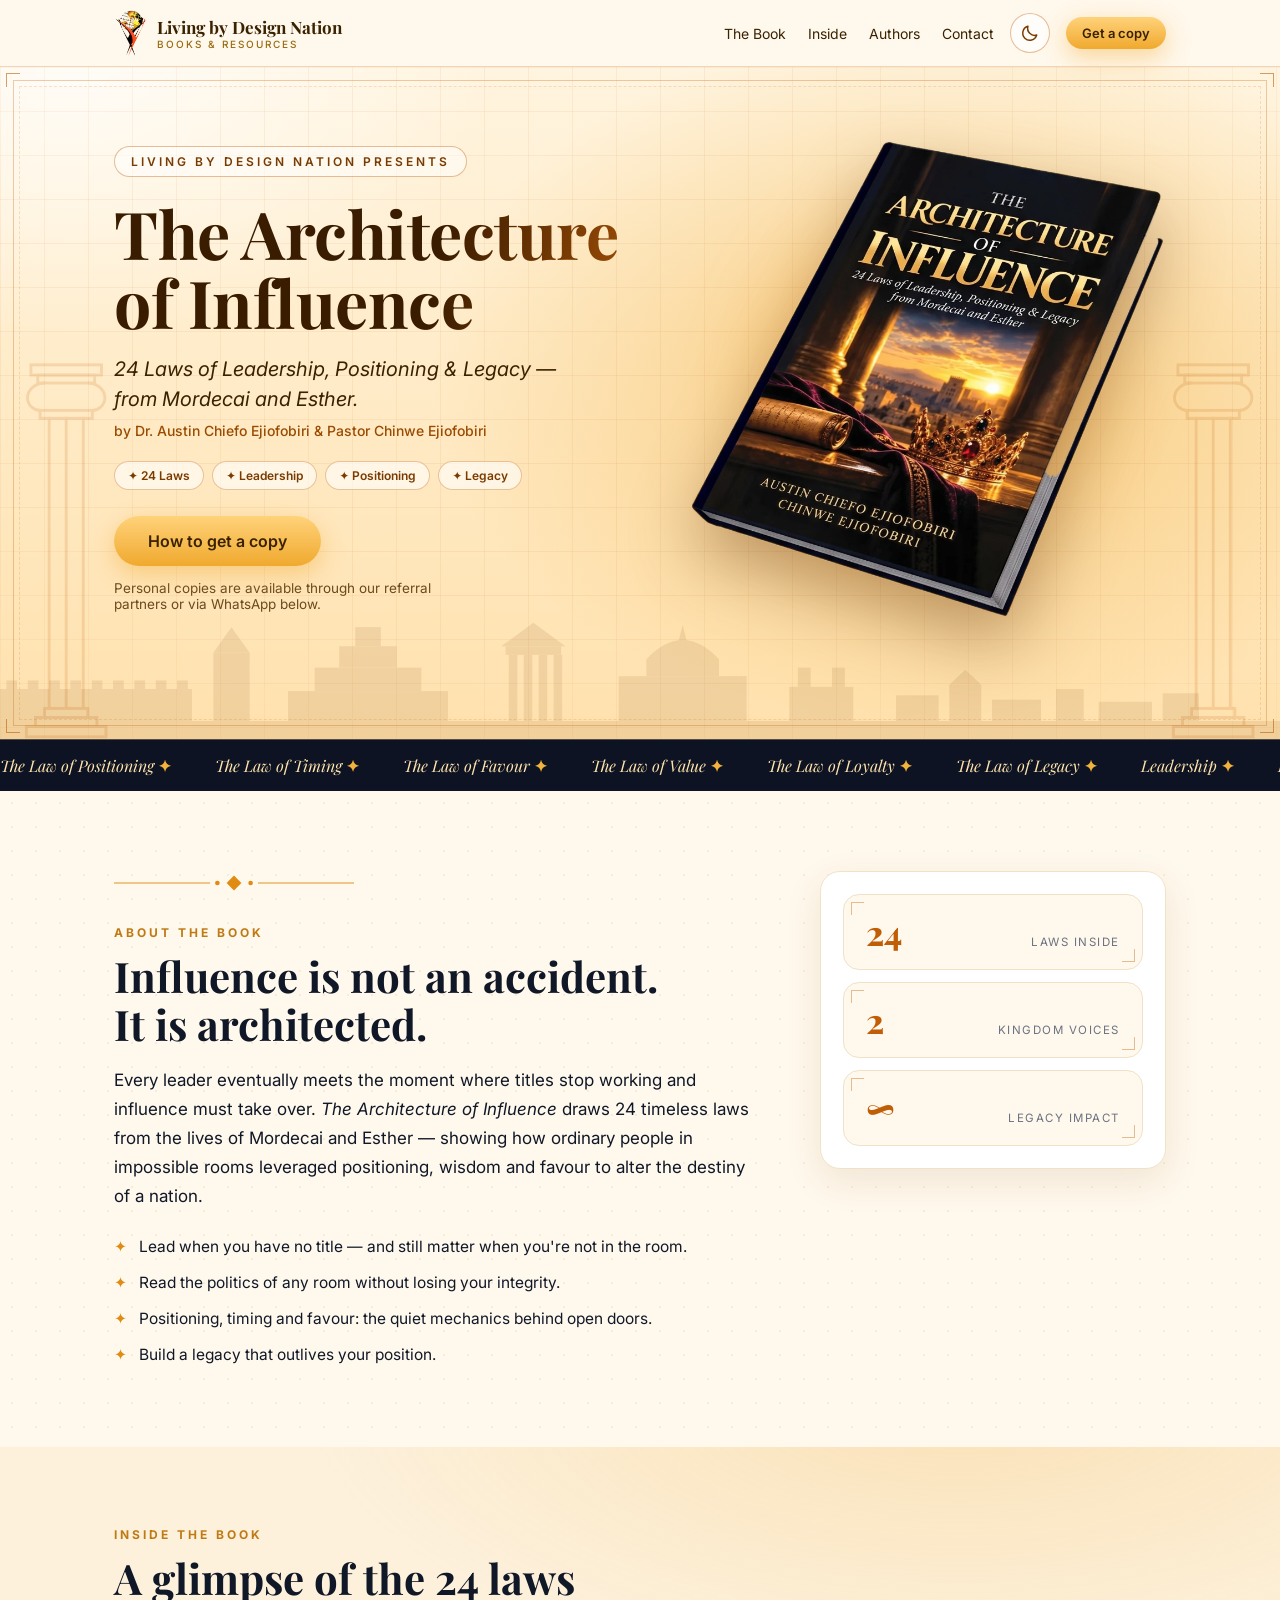
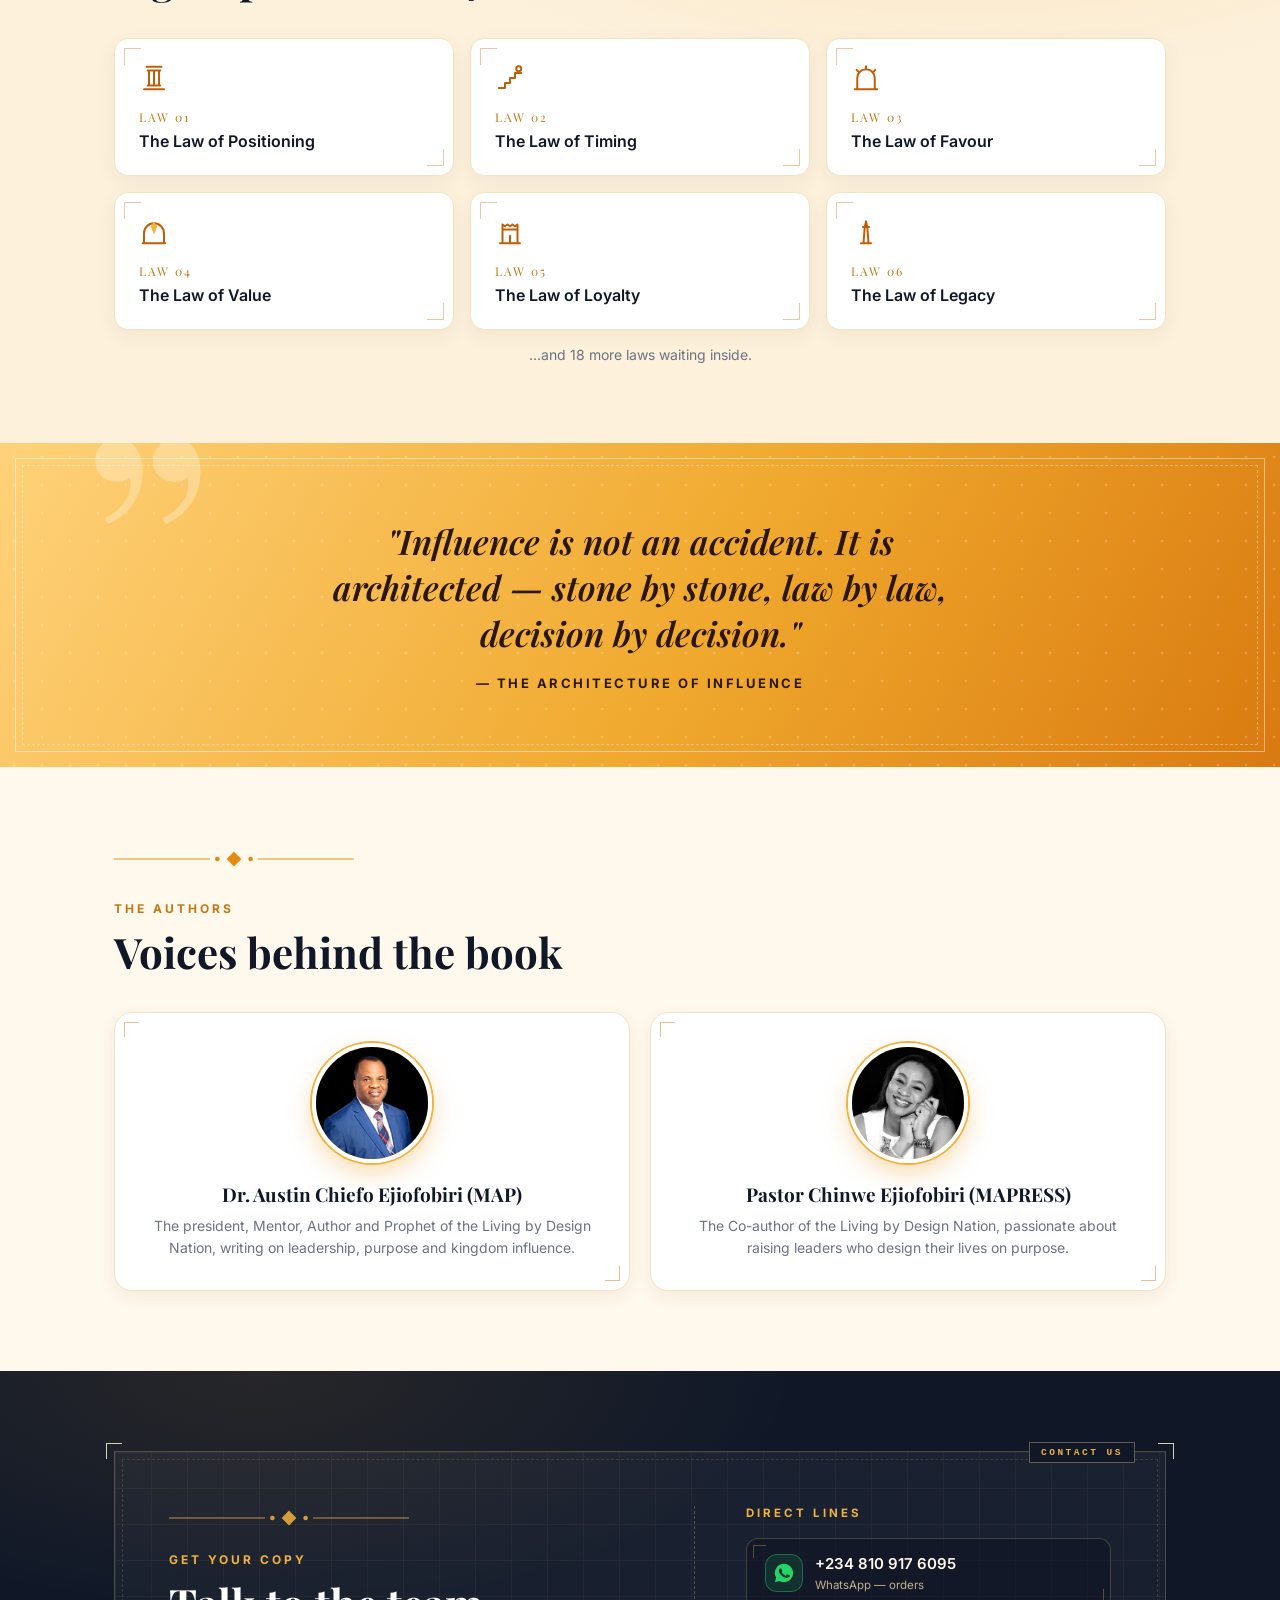
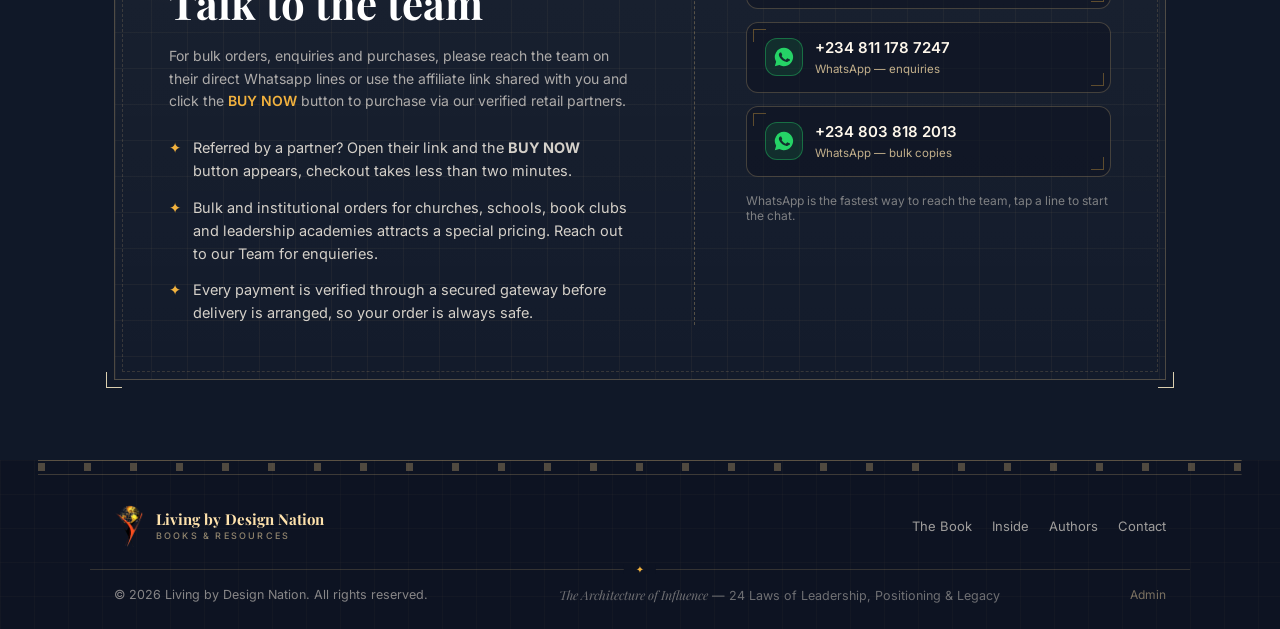
<file: index.html>
<!DOCTYPE html>
<html lang="en">
<head>
<meta charset="UTF-8">
<meta name="viewport" content="width=device-width, initial-scale=1.0">
<title>The Architecture of Influence — Living by Design Nation</title>
<meta name="description" content="24 Laws of Leadership, Positioning & Legacy from Mordecai and Esther. By Austin Chiefo Ejiofobiri & Chinwe Ejiofobiri.">
<meta property="og:title" content="The Architecture of Influence">
<meta property="og:image" content="assets/book-cover.jpg">
<link rel="icon" type="image/png" sizes="32x32" href="assets/favicon-32.png">
<link rel="icon" type="image/png" sizes="16x16" href="assets/favicon-16.png">
<link rel="shortcut icon" href="assets/favicon.ico">
<link rel="apple-touch-icon" sizes="180x180" href="assets/apple-touch-icon.png">
<link rel="manifest" href="site.webmanifest">
<link rel="preconnect" href="https://fonts.googleapis.com">
<link href="https://fonts.googleapis.com/css2?family=Playfair+Display:ital,wght@0,600;0,700;0,800;1,600&family=Inter:wght@400;500;600;700&display=swap" rel="stylesheet">
<meta name="theme-color" content="#0d1322">
<script>(function(){try{var t=localStorage.getItem("lbdn_theme")||(matchMedia("(prefers-color-scheme: dark)").matches?"dark":"light");document.documentElement.dataset.theme=t}catch(e){document.documentElement.dataset.theme="light"}})()</script>
<link rel="stylesheet" href="styles.css">
</head>
<body>
<header>
  <div class="wrap nav">
    <div class="brand">
      <img src="assets/logo.png" alt="Living by Design Nation" width="33" height="46">
      <span>Living by Design Nation<small>Books &amp; Resources</small></span>
    </div>
    <nav class="nav-links">
      <a href="#about">The Book</a><a href="#laws">Inside</a><a href="#authors">Authors</a><a href="#contact">Contact</a>
    </nav>
    <button class="theme-toggle" id="themeToggle" type="button" aria-label="Switch between day and night theme" title="Day / night">
      <svg class="i-moon" viewBox="0 0 24 24" aria-hidden="true"><path d="M20 14.5A8.5 8.5 0 0 1 9.5 4a8.5 8.5 0 1 0 10.5 10.5z"/></svg>
      <svg class="i-sun" viewBox="0 0 24 24" aria-hidden="true"><circle cx="12" cy="12" r="4"/><path d="M12 2v2.5M12 19.5V22M2 12h2.5M19.5 12H22M4.9 4.9l1.8 1.8M17.3 17.3l1.8 1.8M4.9 19.1l1.8-1.8M17.3 6.7l1.8-1.8"/></svg>
    </button>
    <a class="btn btn-gold btn-sm nav-cta" href="#contact">Get a copy</a>
  </div>
</header>

<div class="hero">
  <div class="hero-frame" aria-hidden="true"><i></i><i></i><i></i><i></i></div>
  <div class="hero-particles" id="particles"></div>
    <svg class="col col-l" viewBox="0 0 90 340" aria-hidden="true"><g fill="none" stroke="#fff3d6" stroke-width="2.5" stroke-linecap="square"><rect x="14" y="6" width="62" height="9"/><rect x="20" y="15" width="50" height="7"/><path d="M25 22c-9 1-14 7-14 13 0 7 6 11 11 11M65 22c9 1 14 7 14 13 0 7-6 11-11 11"/><rect x="22" y="46" width="46" height="7"/><path d="M30 53v255M45 53v255M60 53v255"/><rect x="26" y="308" width="38" height="8"/><rect x="18" y="316" width="54" height="8"/><rect x="10" y="324" width="70" height="9"/></g></svg>
    <svg class="col col-r" viewBox="0 0 90 340" aria-hidden="true"><g fill="none" stroke="#fff3d6" stroke-width="2.5" stroke-linecap="square"><rect x="14" y="6" width="62" height="9"/><rect x="20" y="15" width="50" height="7"/><path d="M25 22c-9 1-14 7-14 13 0 7 6 11 11 11M65 22c9 1 14 7 14 13 0 7-6 11-11 11"/><rect x="22" y="46" width="46" height="7"/><path d="M30 53v255M45 53v255M60 53v255"/><rect x="26" y="308" width="38" height="8"/><rect x="18" y="316" width="54" height="8"/><rect x="10" y="324" width="70" height="9"/></g></svg>
    <svg class="skyline" viewBox="0 0 1200 170" preserveAspectRatio="xMidYMax meet" aria-hidden="true">
      <g fill="#4a2200" opacity=".16">
        <rect x="0" y="150" width="1200" height="20"/>
        <rect x="0" y="120" width="180" height="30"/>
        <rect x="6" y="112" width="10" height="8"/><rect x="26" y="112" width="10" height="8"/><rect x="46" y="112" width="10" height="8"/><rect x="66" y="112" width="10" height="8"/><rect x="86" y="112" width="10" height="8"/><rect x="106" y="112" width="10" height="8"/><rect x="126" y="112" width="10" height="8"/><rect x="146" y="112" width="10" height="8"/><rect x="166" y="112" width="10" height="8"/>
        <rect x="200" y="86" width="34" height="64"/><polygon points="200,86 217,62 234,86"/>
        <rect x="270" y="122" width="150" height="28"/><rect x="295" y="100" width="100" height="22"/><rect x="318" y="80" width="54" height="20"/><rect x="333" y="62" width="24" height="18"/>
        <polygon points="470,80 530,80 500,58"/><rect x="474" y="80" width="52" height="8"/>
        <rect x="477" y="88" width="8" height="62"/><rect x="491" y="88" width="8" height="62"/><rect x="505" y="88" width="8" height="62"/><rect x="519" y="88" width="8" height="62"/>
        <rect x="580" y="108" width="120" height="42"/><rect x="606" y="92" width="68" height="16"/>
        <path d="M606 92 Q640 56 674 92 Z"/><polygon points="636,76 640,60 644,76"/>
        <rect x="740" y="118" width="60" height="32"/><rect x="748" y="100" width="12" height="18"/><rect x="780" y="100" width="12" height="18"/>
        <rect x="840" y="126" width="40" height="24"/><rect x="890" y="116" width="30" height="34"/><polygon points="890,116 905,102 920,116"/>
        <rect x="930" y="130" width="46" height="20"/><rect x="990" y="120" width="26" height="30"/><rect x="1030" y="132" width="50" height="18"/><rect x="1090" y="124" width="34" height="26"/>
      </g>
    </svg>
  <div class="hero-inner">
    <div>
      <span class="eyebrow">Living by Design Nation presents</span>
      <h1 class="shimmer">The Architecture<br>of Influence</h1>
      <p class="sub"><em>24 Laws of Leadership, Positioning &amp; Legacy — from Mordecai and Esther.</em></p>
      <p class="authors">by Dr. Austin Chiefo Ejiofobiri &amp; Pastor Chinwe Ejiofobiri</p>
      <div class="pills"><span class="pill">✦ 24 Laws</span><span class="pill">✦ Leadership</span><span class="pill">✦ Positioning</span><span class="pill">✦ Legacy</span></div>
      <div class="cta-zone">
        <div id="ctaDirect" class="cta-col">
          <a class="btn btn-gold" href="#contact">How to get a copy</a>
          <p class="note-direct">Personal copies are available through our referral partners or via WhatsApp below.</p>
        </div>
        <div id="ctaRef" class="cta-col" hidden>
          <span class="ref-chip" id="heroChip"></span>
          <button class="btn btn-gold" data-buy>Buy now — <span class="price-text"></span></button>
        </div>
      </div>
    </div>
    <div class="book-wrap">
      <div class="book-glow" aria-hidden="true"></div>
      <img class="book" src="assets/book-3d.webp" alt="The Architecture of Influence — hardcover book by Austin Chiefo Ejiofobiri and Chinwe Ejiofobiri" width="860" height="865" fetchpriority="high">
    </div>
  </div>
</div>

<div class="marquee" aria-hidden="true"><div class="track" id="marqueeTrack"></div></div>

<section class="block about" id="about">
  <div class="wrap about-grid">
  <div class="about-main">
    <div class="orn reveal"><svg viewBox="0 0 260 24" width="240" height="24" fill="currentColor"><line x1="0" y1="12" x2="104" y2="12" stroke="currentColor"/><line x1="156" y1="12" x2="260" y2="12" stroke="currentColor"/><path d="M130 4 L138 12 L130 20 L122 12 Z"/><circle cx="112" cy="12" r="2.5"/><circle cx="148" cy="12" r="2.5"/></svg></div>
    <p class="kicker reveal">About the book</p>
    <h2 class="h2 reveal">Influence is not an accident.<br>It is architected.</h2>
    <!-- ✏️ Replace with the book's real description -->
    <p class="lead reveal">Every leader eventually meets the moment where titles stop working and influence must take over. <em>The Architecture of Influence</em> draws 24 timeless laws from the lives of Mordecai and Esther — showing how ordinary people in impossible rooms leveraged positioning, wisdom and favour to alter the destiny of a nation.</p>
    <ul class="check-list">
      <li class="reveal">Lead when you have no title — and still matter when you're not in the room.</li>
      <li class="reveal">Read the politics of any room without losing your integrity.</li>
      <li class="reveal">Positioning, timing and favour: the quiet mechanics behind open doors.</li>
      <li class="reveal">Build a legacy that outlives your position.</li>
    </ul>
  </div>
  <aside class="glance reveal"><div class="counters">
      <div class="counter"><div class="num" data-count="24">0</div><div class="lbl">Laws inside</div></div>
      <div class="counter"><div class="num" data-count="2">0</div><div class="lbl">Kingdom voices</div></div>
      <div class="counter"><div class="num">∞</div><div class="lbl">Legacy impact</div></div>
    </div></aside>
  </div>
</section>

<section class="block laws" id="laws">
  <div class="wrap">
    <p class="kicker reveal">Inside the book</p>
    <h2 class="h2 reveal">A glimpse of the 24 laws</h2>
    <div class="laws-grid" id="lawsGrid"></div>
  </div>
</section>

<section class="quote-band">
  <div class="qframe" aria-hidden="true"></div>
  <div class="wrap">
    <p class="qtext reveal">"Influence is not an accident. It is architected — stone by stone, law by law, decision by decision."</p>
    <p class="qsrc reveal">— The Architecture of Influence</p>
  </div>
</section>

<section class="block" id="authors">
  <div class="wrap">
    <div class="orn reveal"><svg viewBox="0 0 260 24" width="240" height="24" fill="currentColor"><line x1="0" y1="12" x2="104" y2="12" stroke="currentColor"/><line x1="156" y1="12" x2="260" y2="12" stroke="currentColor"/><path d="M130 4 L138 12 L130 20 L122 12 Z"/><circle cx="112" cy="12" r="2.5"/><circle cx="148" cy="12" r="2.5"/></svg></div>
    <p class="kicker reveal">The authors</p>
    <h2 class="h2 reveal">Voices behind the book</h2>
    <!-- ✏️ Replace bios with the real ones -->
    <div class="authors-grid">
      <div class="author-card reveal"><div class="avatar"><span>AE</span><img src="assets/austin-ejiofobiri.jpg" alt="Dr. Austin Chiefo Ejiofobiri" width="120" height="120" loading="lazy"></div><h3>Dr. Austin Chiefo Ejiofobiri (MAP)</h3><p>The president, Mentor, Author and Prophet of the Living by Design Nation, writing on leadership, purpose and kingdom influence.</p></div>
      <div class="author-card reveal"><div class="avatar"><span>CE</span><img src="assets/chinwe-ejiofobiri.jpg" alt="Pastor Chinwe Ejiofobiri" width="120" height="120" loading="lazy"></div><h3>Pastor Chinwe Ejiofobiri (MAPRESS)</h3><p>The Co-author of the Living by Design Nation, passionate about raising leaders who design their lives on purpose.</p></div>
    </div>
  </div>
</section>

<section class="block contact" id="contact">
  <div class="wrap">
    <div class="contact-sheet reveal">
      <i class="reg tl"></i><i class="reg tr"></i><i class="reg bl"></i><i class="reg br"></i>
      <span class="sheet-tag" aria-hidden="true">CONTACT US</span>
      <div class="contact-cols">
        <div class="contact-info">
          <div class="orn" aria-hidden="true"><svg viewBox="0 0 260 24" width="240" height="24" fill="currentColor"><line x1="0" y1="12" x2="104" y2="12" stroke="currentColor"/><line x1="156" y1="12" x2="260" y2="12" stroke="currentColor"/><path d="M130 4 L138 12 L130 20 L122 12 Z"/><circle cx="112" cy="12" r="2.5"/><circle cx="148" cy="12" r="2.5"/></svg></div>
          <p class="kicker">Get your copy</p>
          <h2 class="h2">Talk to the team</h2>
          <p class="contact-note">For bulk orders, enquiries and purchases, please reach the team on their direct Whatsapp lines or use the affiliate link shared with you and click the <strong>BUY NOW</strong> button to purchase via our verified retail partners.</p>
          <!-- ✏️ Edit these three lines if your process changes -->
          <div class="contact-points">
            <div class="pt"><b>✦</b><span>Referred by a partner? Open their link and the <strong>BUY NOW</strong> button appears,  checkout takes less than two minutes.</span></div>
            <div class="pt"><b>✦</b><span>Bulk and institutional orders for churches, schools, book clubs and leadership academies attracts a special pricing. Reach out to our Team for enquieries.</span></div>
            <div class="pt"><b>✦</b><span>Every payment is verified through a secured gateway before delivery is arranged, so your order is always safe.</span></div>
          </div>
        </div>
        <div class="contact-lines">
          <p class="lines-title">Direct lines</p>
          <div class="wa-grid" id="waGrid"></div>
          <p class="lines-hint">WhatsApp is the fastest way to reach the team, tap a line to start the chat.</p>
        </div>
      </div>
    </div>
  </div>
</section>

<footer>
  <div class="foot-colonnade" aria-hidden="true"></div>
  <div class="wrap foot-grid">
    <div class="foot-brand">
      <img src="assets/logo.png" alt="Living by Design Nation" width="30" height="42">
      <div><strong>Living by Design Nation</strong><small>Books &amp; Resources</small></div>
    </div>
    <nav class="foot-nav" aria-label="Footer">
      <a href="#about">The Book</a><a href="#laws">Inside</a><a href="#authors">Authors</a><a href="#contact">Contact</a>
    </nav>
  </div>
  <div class="wrap foot-rule" aria-hidden="true"><span>✦</span></div>
  <div class="wrap foot-bottom">
    <span>© <span id="yr"></span> Living by Design Nation. All rights reserved.</span>
    <span class="foot-book"><em>The Architecture of Influence</em> — 24 Laws of Leadership, Positioning &amp; Legacy</span>
    <a class="admin-link" href="admin.html" rel="nofollow">Admin</a>
  </div>
</footer>

<div id="stickyBuy" hidden>
  <span class="p price-text"></span>
  <button class="btn btn-gold btn-sm" data-buy>Buy now</button>
</div>

<div class="modal-backdrop" id="buyModal">
  <div class="modal">
    <button class="modal-x" id="buyClose" aria-label="Close">×</button>
    <div id="buyFormWrap">
      <span class="ref-chip sm" id="modalRefChip"></span>
      <h3 style="margin-top:12px">Get your copy</h3>
      <p class="tiny muted" id="modalSub">The Architecture of Influence</p>
      <form id="buyForm">
        <label>Full name<input id="fName" required autocomplete="name"></label>
        <label>Email<input id="fEmail" type="email" required autocomplete="email"></label>
        <label>Phone / WhatsApp<input id="fPhone" type="tel" required autocomplete="tel" placeholder="080..."></label>
        <div class="loc-row">
          <label>State<select id="fState" required><option value="">Select state</option></select></label>
          <label>Local government<select id="fLga" required disabled><option value="">Select state first</option></select></label>
        </div>
        <label>Quantity<input id="fQty" type="number" min="1" max="50" value="1"></label>
        <div class="total-row"><span>Total</span><strong id="fTotal"></strong></div>
        <p class="tiny muted sum-line" id="fBreak"></p>
        <button class="btn btn-gold w100" id="payBtn" type="submit">Pay securely</button>
        <p class="tiny muted center">Secured by Paystack</p>
      </form>
    </div>
    <div id="paySuccess" hidden>
      <div class="big-check" id="successIcon">✓</div>
      <h3 id="successTitle">Order confirmed!</h3>
      <p style="margin:10px 0">Reference: <code id="successRef"></code></p>
      <p class="tiny muted" id="successMsg">Thank you. The Living by Design Nation team will reach out for delivery.</p>
      <button class="btn btn-ghost btn-dark" id="doneBtn">Done</button>
    </div>
  </div>
</div>
<div id="toast"></div>
<div class="ruler" aria-hidden="true"><div class="ruler-thumb" id="rulerThumb"></div></div>

<script src="https://js.paystack.co/v1/inline.js"></script>
<script src="config.js"></script>
<script src="ng-states.js"></script>
<script src="script.js"></script>
</body>
</html>
</file>
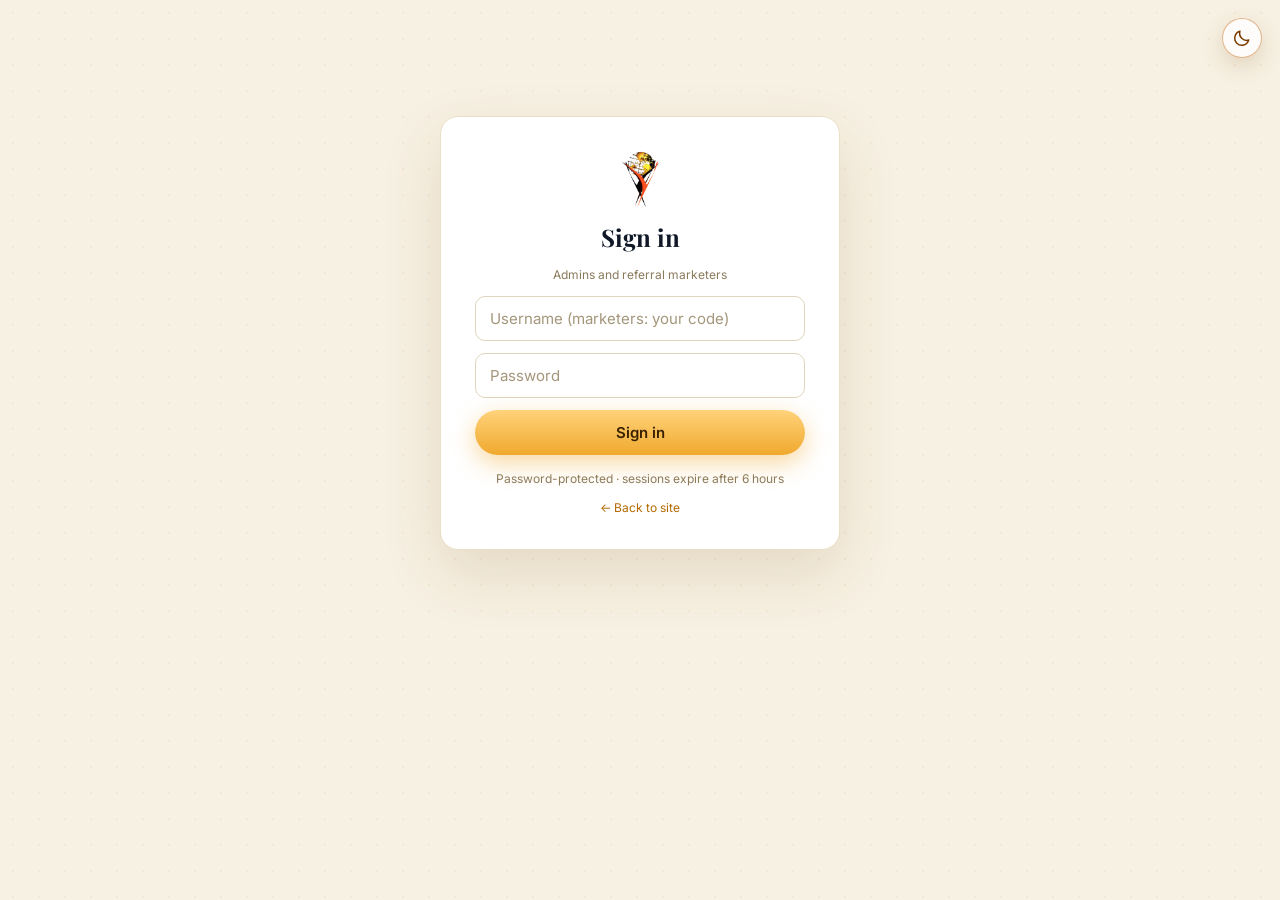
<file: admin.html>
<!DOCTYPE html>
<html lang="en"><head>
<meta charset="UTF-8"><meta name="viewport" content="width=device-width, initial-scale=1.0">
<meta name="robots" content="noindex,nofollow">
<meta name="theme-color" content="#0b101d">
<script>(function(){try{var t=localStorage.getItem("lbdn_theme")||(matchMedia("(prefers-color-scheme: dark)").matches?"dark":"light");document.documentElement.dataset.theme=t}catch(e){document.documentElement.dataset.theme="dark"}})()</script>
<title>Sign in — Living by Design Nation</title>
<link rel="preconnect" href="https://fonts.googleapis.com">
<link href="https://fonts.googleapis.com/css2?family=Playfair+Display:wght@600;700&family=Inter:wght@400;500;600&display=swap" rel="stylesheet">
<link rel="icon" type="image/png" sizes="32x32" href="assets/favicon-32.png">
<link rel="icon" type="image/png" sizes="16x16" href="assets/favicon-16.png">
<link rel="shortcut icon" href="assets/favicon.ico">
<link rel="apple-touch-icon" sizes="180x180" href="assets/apple-touch-icon.png">
<link rel="manifest" href="site.webmanifest">
<link rel="stylesheet" href="styles.css">
</head><body class="admin">
<div class="admin-shell">
  <section id="login" class="login-card">
    <img class="admin-logo" src="assets/logo.png" alt="">
    <h2>Sign in</h2>
    <p class="tiny dimmed">Admins and referral marketers</p>
    <form id="loginForm">
      <input id="uname" placeholder="Username (marketers: your code)" required autocomplete="username" autocapitalize="off">
      <input type="password" id="pw" placeholder="Password" required autocomplete="current-password">
      <button class="btn btn-gold w100" id="loginBtn" type="submit">Sign in</button>
    </form>
    <p class="tiny dimmed login-foot">Password-protected · sessions expire after 6 hours</p>
    <a class="tiny back-link" href="index.html">← Back to site</a>
  </section>

  <section id="dash" hidden>
    <div class="dash-head">
      <div><h2 id="dashTitle">Dashboard</h2><p class="tiny dimmed" id="who"></p></div>
      <div class="acts">
        <button class="mini" id="refresh"><span class="rr">↻</span> Refresh</button>
        <button class="mini admin-only" id="csv">⬇ Export orders</button>
        <button class="mini admin-only" id="reverify">✓ Verify pending</button>
        <button class="mini" id="pwToggle">🔑 Change password</button>
        <button class="mini" id="logout">Log out</button>
      </div>
    </div>

    <div class="panel" id="pwPanel" hidden>
      <h3>Change password</h3>
      <form class="row" id="pwForm">
        <input type="password" id="oldPw" placeholder="Current password" required autocomplete="current-password">
        <input type="password" id="newPw" placeholder="New password (8+ characters)" required autocomplete="new-password">
        <button class="btn btn-gold btn-sm" type="submit">Update</button>
      </form>
    </div>

    <div class="panel" id="credBox" hidden>
      <h3>Marketer login details <span class="tiny dimmed">— shown once, send them privately</span></h3>
      <pre id="credText" class="cred"></pre>
      <button class="mini" id="credCopy">Copy message</button>
    </div>

    <div class="stats">
      <div class="stat"><div class="v" id="sClicks">0</div><div class="l" id="sClicksL">Referral clicks</div></div>
      <div class="stat"><div class="v" id="sSold">0</div><div class="l" id="sSoldL">Books sold</div></div>
      <div class="stat"><div class="v" id="sRev">₦0</div><div class="l" id="sRevL">Revenue</div><div class="sub" id="sRevSub" hidden></div></div>
      <div class="stat"><div class="v" id="sTop">—</div><div class="l" id="sTopL">Top marketer</div></div>
    </div>

    <div class="panel mkt-only" hidden><h3>Your referral link</h3>
      <div class="row"><input id="myLink" readonly><button class="btn btn-gold btn-sm" id="myCopy">Copy link</button></div>
      <div class="tier-strip" id="tierStrip" hidden></div></div>

    <div class="panel admin-only"><h3>Add a marketer</h3>
      <div class="row"><input id="mName" placeholder="Marketer's name"><button class="btn btn-gold btn-sm" id="addM">Create link &amp; login</button></div></div>
    <div class="panel admin-only"><h3>Marketers</h3><div class="table-scroll"><table><thead><tr><th>Marketer</th><th>Code / username</th><th>Link</th><th>Clicks</th><th>Sold</th><th>Revenue</th><th></th></tr></thead><tbody id="mBody"></tbody></table></div></div>
    <div class="panel"><h3 id="oTitle">Recent orders</h3><div class="table-scroll"><table><thead id="oHead"></thead><tbody id="oBody"></tbody></table></div></div>
  </section>
</div>

<button class="theme-toggle admin-theme-toggle" id="themeToggle" type="button" aria-label="Switch between day and night theme" title="Day / night">
  <svg class="i-moon" viewBox="0 0 24 24" aria-hidden="true"><path d="M20 14.5A8.5 8.5 0 0 1 9.5 4a8.5 8.5 0 1 0 10.5 10.5z"/></svg>
  <svg class="i-sun" viewBox="0 0 24 24" aria-hidden="true"><circle cx="12" cy="12" r="4"/><path d="M12 2v2.5M12 19.5V22M2 12h2.5M19.5 12H22M4.9 4.9l1.8 1.8M17.3 17.3l1.8 1.8M4.9 19.1l1.8-1.8M17.3 6.7l1.8-1.8"/></svg>
</button>

<div id="authOverlay" hidden>
  <div class="auth-box" role="status" aria-live="polite">
    <img class="auth-logo" src="assets/logo.png" alt="">
    <h3 id="authTitle">Signing you in</h3>
    <p class="tiny dimmed" id="authSub">Secure area · Living by Design Nation</p>
    <ul class="auth-steps">
      <li id="st1"><span class="ind"><svg viewBox="0 0 24 24" aria-hidden="true"><path d="M5 13l4 4 10-10"/></svg></span><span>Verifying credentials</span></li>
      <li id="st2"><span class="ind"><svg viewBox="0 0 24 24" aria-hidden="true"><path d="M5 13l4 4 10-10"/></svg></span><span>Securing your session</span></li>
      <li id="st3"><span class="ind"><svg viewBox="0 0 24 24" aria-hidden="true"><path d="M5 13l4 4 10-10"/></svg></span><span>Preparing your dashboard</span></li>
    </ul>
    <div class="auth-bar"><i id="authFill"></i></div>
  </div>
</div>
<!-- First-login onboarding: payout details -->
<div id="obModal" class="ovl" hidden>
  <div class="mbox" role="dialog" aria-modal="true" aria-labelledby="obTitle">
    <h3 id="obTitle">Set up your payouts</h3>
    <p class="tiny dimmed">Add the bank account your commissions are paid to, plus your contact details. You can update them anytime.</p>
    <form id="obForm">
      <input id="obEmail" type="email" placeholder="Email address" required autocomplete="email">
      <input id="obPhone" placeholder="Phone (WhatsApp)" required autocomplete="tel">
      <input id="obBank" placeholder="Bank name" required>
      <input id="obAcct" placeholder="Account number" inputmode="numeric" required>
      <input id="obAcctName" placeholder="Account name (as on the account)" required>
      <button class="btn btn-gold w100" id="obSave" type="submit">Save details</button>
    </form>
    <button class="tiny skip" id="obSkip" type="button">I'll do this later</button>
  </div>
</div>

<!-- Admin: marketer drill-down -->
<div id="mkModal" class="ovl" hidden>
  <div class="mbox" role="dialog" aria-modal="true" aria-labelledby="mkName">
    <div class="mk-head">
      <div><h3 id="mkName">—</h3><p class="tiny dimmed" id="mkMeta"></p></div>
      <button class="mini" id="mkClose" type="button">✕</button>
    </div>
    <div class="mk-stats" id="mkStats"></div>
    <div class="tier-strip" id="mkTier"></div>
    <div class="mk-sec"><h4>Payout account</h4><div id="mkProfile" class="mk-profile"></div></div>
    <div class="mk-sec"><h4>Commission by month</h4>
      <div class="table-scroll"><table><thead><tr><th>Month</th><th>Books</th><th>Rate / book</th><th>Commission</th></tr></thead><tbody id="mkHist"></tbody></table></div>
    </div>
    <div class="mk-sec"><h4>Payouts recorded</h4><div id="mkPayouts"></div></div>
    <div class="mk-actions"><button class="btn btn-gold btn-sm" id="mkPaid" type="button">Mark this month paid</button></div>
  </div>
</div>
<div id="toast"></div>
<script src="config.js"></script><script src="script.js"></script>
</body></html>
</file>
<file: styles.css>
:root{--orange1:#f39a3a;--orange2:#dd7414;--orange3:#c05e08;--gold:#f2b23e;--gold-soft:#ffe3ad;--gold-deep:#e08b12;--ink:#101828;--ink2:#0d1322;--card-dark:#151d33;--cream:#fff8ec;--muted:#6b7280}
*{margin:0;padding:0;box-sizing:border-box}
html{scroll-behavior:smooth}
body{font-family:'Inter',system-ui,sans-serif;background:var(--cream);color:var(--ink)}
h1,h2,h3{font-family:'Playfair Display',Georgia,'Times New Roman',serif}
img{max-width:100%;display:block}
a{color:inherit}
[hidden]{display:none!important}
.wrap{max-width:1100px;margin:0 auto;padding:0 24px}
code{background:rgba(242,178,62,.18);padding:2px 6px;border-radius:6px;font-size:.9em}
.muted{color:var(--muted)}.tiny{font-size:12px}.center{text-align:center}.w100{width:100%}
::selection{background:var(--gold);color:#1a1030}
@media (prefers-reduced-motion:reduce){*{animation:none!important;transition:none!important}}
.reveal{opacity:0;transform:translateY(28px);transition:opacity .8s cubic-bezier(.2,.7,.3,1),transform .8s cubic-bezier(.2,.7,.3,1)}
.reveal.in{opacity:1;transform:none}

header{position:sticky;top:0;z-index:40;background:rgba(13,19,34,.88);backdrop-filter:blur(10px);border-bottom:1px solid rgba(255,214,140,.18)}
.nav{display:flex;align-items:center;justify-content:space-between;height:66px}
.brand{display:flex;align-items:center;gap:10px;font-family:'Playfair Display',Georgia,'Times New Roman',serif;font-weight:700;color:var(--gold-soft);font-size:17px}
.brand svg{width:24px;height:18px;flex:none}
.brand img{height:46px;width:auto;flex:none}
.brand small{display:block;font-family:'Inter';font-weight:500;font-size:10px;color:rgba(255,227,173,.6);letter-spacing:2px;text-transform:uppercase}
.nav-links{display:flex;gap:22px;font-size:14px}
.nav-links a{color:rgba(255,248,236,.85);text-decoration:none;transition:color .2s}
.nav-links a:hover{color:var(--gold)}
@media(max-width:700px){.nav-links{display:none}}

.btn{display:inline-flex;align-items:center;justify-content:center;gap:8px;border:none;cursor:pointer;position:relative;overflow:hidden;font-family:'Inter';font-weight:600;font-size:15px;padding:13px 28px;border-radius:999px;text-decoration:none;transition:transform .18s,box-shadow .18s}
.btn:active{transform:scale(.97)}
.btn:disabled{opacity:.6;cursor:wait}
.btn-gold{background:linear-gradient(180deg,#ffd27a,#f0a92e);color:#3a2200;box-shadow:0 8px 24px rgba(240,169,46,.45)}
.btn-gold:hover{transform:translateY(-2px);box-shadow:0 14px 34px rgba(240,169,46,.6)}
.btn-ghost{background:transparent;color:#fff8ec;border:1.5px solid rgba(255,227,173,.6)}
.btn-ghost:hover{background:rgba(255,227,173,.12)}
.btn-dark{color:#374151;border-color:#ccc;margin-top:16px}
.btn-sm{padding:8px 16px;font-size:13px}

.hero{position:relative;overflow:hidden;background:linear-gradient(165deg,var(--orange1),var(--orange2) 55%,var(--orange3));color:#fff8ec}
.wm{position:absolute;inset:0;display:flex;flex-direction:column;justify-content:center;pointer-events:none;user-select:none;font-family:'Playfair Display',Georgia,'Times New Roman',serif;font-weight:800;font-size:clamp(70px,13vw,190px);line-height:.9;color:rgba(255,220,150,.08);padding-left:2vw;z-index:0}
.orb{position:absolute;border-radius:50%;filter:blur(70px);opacity:.5;pointer-events:none;mix-blend-mode:screen}
.orb1{width:420px;height:420px;background:#ffdf9a;top:-140px;left:-120px;animation:drift 14s ease-in-out infinite alternate}
.orb2{width:360px;height:360px;background:#ff9a3a;bottom:-120px;right:-80px;animation:drift 18s ease-in-out infinite alternate-reverse}
.orb3{width:240px;height:240px;background:#ffe9c4;top:20%;right:30%;opacity:.35;animation:drift 22s ease-in-out infinite alternate}
@keyframes drift{to{transform:translate(50px,36px) scale(1.12)}}
.hero-particles{position:absolute;inset:0;pointer-events:none}
.hero-particles span{position:absolute;bottom:-12px;border-radius:50%;background:radial-gradient(circle,#fff3d6,#f2b23e 60%,transparent 70%);animation:rise linear infinite}
@keyframes rise{to{transform:translateY(-108vh) translateX(4vw) rotate(240deg)}}
.hero-inner{position:relative;display:grid;grid-template-columns:1.05fr .95fr;gap:40px;align-items:center;padding:70px 24px 100px;max-width:1100px;margin:0 auto;z-index:2}
.eyebrow{display:inline-block;font-size:12px;font-weight:600;letter-spacing:3px;text-transform:uppercase;color:var(--gold-soft);border:1px solid rgba(255,227,173,.45);border-radius:999px;padding:7px 16px;margin-bottom:22px;background:rgba(20,26,40,.2)}
.shimmer{background:linear-gradient(100deg,#fff 25%,#ffe6b0 42%,#fff 58%,#ffe6b0 75%);background-size:250% 100%;-webkit-background-clip:text;background-clip:text;color:transparent;animation:shimmer 5s linear infinite}
@keyframes shimmer{to{background-position:-250% 0}}
.hero h1{font-size:clamp(38px,5.4vw,62px);line-height:1.05}
.hero .sub{font-size:clamp(16px,2vw,20px);margin:16px 0 8px;max-width:34ch}
.hero .authors{font-size:14px;color:rgba(255,248,236,.8);margin-bottom:20px}
.pills{display:flex;flex-wrap:wrap;gap:8px;margin-bottom:26px}
.pill{font-size:12px;font-weight:600;color:#fff;background:rgba(20,26,40,.35);border:1px solid rgba(255,214,140,.45);padding:6px 13px;border-radius:999px}
.cta-col{display:flex;flex-direction:column;gap:14px;align-items:flex-start}
.ref-chip{display:inline-flex;align-items:center;gap:8px;background:rgba(20,26,40,.55);border:1px solid rgba(255,214,140,.5);color:var(--gold-soft);padding:8px 15px;border-radius:999px;font-size:13.5px;font-weight:500}
.ref-chip.sm{font-size:12px;padding:6px 12px;background:#fdf1dc;color:#9a6a10}
.note-direct{font-size:13.5px;color:rgba(255,248,236,.78);max-width:38ch}

.poster-wrap{position:relative;justify-self:center;animation:hover-float 7s ease-in-out infinite}
@keyframes hover-float{50%{transform:translateY(-14px)}}
.sunburst{position:absolute;top:50%;left:50%;width:150%;padding-top:150%;transform:translate(-50%,-50%);background:repeating-conic-gradient(rgba(255,222,150,.28) 0 9deg,transparent 9deg 18deg);border-radius:50%;animation:spin 46s linear infinite;-webkit-mask:radial-gradient(circle,#000 25%,transparent 68%);mask:radial-gradient(circle,#000 25%,transparent 68%)}
@keyframes spin{to{transform:translate(-50%,-50%) rotate(360deg)}}
.poster{position:relative;z-index:1;width:min(400px,76vw);border-radius:18px;overflow:hidden;border:1px solid rgba(255,214,140,.55);box-shadow:0 50px 100px rgba(60,20,0,.55),0 0 90px rgba(255,196,100,.45);transform:rotate(-4deg);transition:transform .25s ease-out}
.poster img{width:100%;height:auto}
.poster .shine{position:absolute;inset:0;pointer-events:none;background:linear-gradient(115deg,transparent 30%,rgba(255,255,255,.28) 46%,transparent 60%);transform:translateX(-120%);transition:transform .9s}
.poster-wrap:hover .shine{transform:translateX(120%)}
.chip{position:absolute;z-index:2;font-size:12px;font-weight:600;color:var(--gold-soft);background:rgba(13,19,34,.72);border:1px solid rgba(255,214,140,.45);padding:8px 14px;border-radius:999px;backdrop-filter:blur(6px);white-space:nowrap}
.chip1{top:10%;left:-9%;animation:hover-float 6s ease-in-out infinite}
.chip2{top:12%;right:-10%;animation:hover-float 8s .6s ease-in-out infinite}
.chip3{bottom:-5%;left:8%;animation:hover-float 7s .3s ease-in-out infinite}
@media(max-width:900px){.hero-inner{grid-template-columns:1fr;padding-top:52px}.poster{width:min(320px,72vw)}.chip1{left:-3%}.chip2{right:-3%}}

.marquee{background:var(--ink2);border-top:1px solid rgba(255,214,140,.3);overflow:hidden;padding:15px 0}
.track{display:flex;gap:44px;width:max-content;animation:scrollx 34s linear infinite}
.track span{font-family:'Playfair Display',Georgia,'Times New Roman',serif;font-style:italic;font-size:16px;color:var(--gold-soft);white-space:nowrap}
.track b{color:var(--gold);font-style:normal}
@keyframes scrollx{to{transform:translateX(-50%)}}

section.block{padding:80px 0}
.kicker{font-size:12px;font-weight:700;letter-spacing:3px;text-transform:uppercase;color:#c07a15;margin-bottom:12px}
.h2{font-size:clamp(28px,3.6vw,42px);line-height:1.15;margin-bottom:18px}
.lead{font-size:17px;line-height:1.7;max-width:62ch}
.check-list{list-style:none;margin-top:24px;display:grid;gap:12px}
.check-list li{display:flex;gap:12px;font-size:15.5px;line-height:1.55}
.check-list li::before{content:"✦";color:var(--gold-deep)}
.about{background:radial-gradient(rgba(192,94,8,.09) 1px,transparent 1px) 0 0/24px 24px var(--cream)}
.counters{margin-top:44px;display:grid;grid-template-columns:repeat(auto-fit,minmax(160px,1fr));gap:16px;max-width:640px}
.counter{background:#fff;border:1px solid #f0e2c8;border-radius:16px;padding:24px 18px;text-align:center;box-shadow:0 6px 18px rgba(120,70,0,.07)}
.counter .num{font-family:'Playfair Display',Georgia,'Times New Roman',serif;font-weight:800;font-size:38px;color:var(--orange3);line-height:1}
.counter .lbl{font-size:11.5px;letter-spacing:1.5px;text-transform:uppercase;color:var(--muted);margin-top:8px}

.laws{background:radial-gradient(1100px 500px at 75% -10%,rgba(240,169,46,.13),transparent 60%),var(--ink);color:#fff8ec}
.laws .kicker{color:var(--gold)}.laws .h2{color:#fff}
.laws-grid{margin-top:36px;display:grid;grid-template-columns:repeat(auto-fit,minmax(250px,1fr));gap:16px}
.law-card{background:rgba(255,255,255,.04);border:1px solid rgba(255,214,140,.18);border-radius:16px;padding:24px;transition:transform .25s,border-color .25s,box-shadow .25s}
.law-card:hover{transform:translateY(-7px);border-color:var(--gold);box-shadow:0 18px 40px rgba(0,0,0,.4)}
.law-card .num{font-family:'Playfair Display',Georgia,'Times New Roman',serif;color:var(--gold);font-size:12px;letter-spacing:2px}
.law-card .name{font-weight:600;margin-top:6px;font-size:16px}
.more-laws{grid-column:1/-1;text-align:center;color:rgba(255,248,236,.55);font-size:14px}

.quote-band{background:linear-gradient(120deg,#ffd27a,#f0a92e 55%,#d97a10);color:#2b1700;padding:76px 0;text-align:center}
.qtext{font-family:'Playfair Display',Georgia,'Times New Roman',serif;font-style:italic;font-weight:600;font-size:clamp(22px,3.4vw,34px);line-height:1.35;max-width:22ch;margin:0 auto}
.qsrc{margin-top:18px;font-size:13px;letter-spacing:2.5px;text-transform:uppercase;font-weight:700}

.authors-grid{margin-top:36px;display:grid;grid-template-columns:1fr 1fr;gap:20px}
@media(max-width:700px){.authors-grid{grid-template-columns:1fr}}
.author-card{background:#fff;border:1px solid #f0e2c8;border-radius:18px;padding:30px;text-align:center;box-shadow:0 6px 18px rgba(120,70,0,.07);transition:transform .25s}
.author-card:hover{transform:translateY(-6px)}
.avatar{width:120px;height:120px;border-radius:50%;margin:0 auto 18px;display:grid;place-items:center;position:relative;overflow:hidden;background:linear-gradient(180deg,#ffd27a,#e89b1f);color:#3a2200;font-family:'Playfair Display',Georgia,'Times New Roman',serif;font-weight:800;font-size:30px;border:4px solid #fff;box-shadow:0 0 0 2px var(--gold),0 10px 24px rgba(232,155,31,.35)}
.avatar img{position:absolute;inset:0;width:100%;height:100%;object-fit:cover;object-position:center top}
.author-card h3{font-size:19px}
.author-card p{font-size:14px;color:var(--muted);margin-top:8px;line-height:1.6}

.contact{background:radial-gradient(900px 400px at 20% 0%,rgba(240,169,46,.1),transparent 60%),var(--ink);color:#fff8ec}
.contact .kicker{color:var(--gold)}.contact .h2{color:#fff}
.wa-grid{margin-top:30px;display:grid;grid-template-columns:repeat(auto-fit,minmax(230px,1fr));gap:14px;max-width:760px}
.wa-btn{display:flex;align-items:center;gap:12px;background:var(--card-dark);border:1px solid rgba(255,214,140,.25);border-radius:14px;padding:16px 18px;text-decoration:none;transition:border-color .2s,transform .18s}
.wa-btn:hover{border-color:var(--gold);transform:translateY(-3px)}
.wa-btn svg{width:26px;height:26px;flex:none}
.wa-btn .n{font-size:14px;font-weight:600;display:block}
.wa-btn .s{font-size:11.5px;color:rgba(255,248,236,.55)}
.contact-note{margin-top:26px;font-size:14px;color:rgba(255,248,236,.65);max-width:60ch;line-height:1.6}
footer{background:var(--ink2);color:rgba(255,248,236,.55);padding:0;font-size:13px}

#stickyBuy{position:fixed;left:0;right:0;bottom:0;z-index:35;display:flex;justify-content:space-between;align-items:center;gap:12px;padding:12px 18px;background:rgba(13,19,34,.96);border-top:1px solid rgba(255,214,140,.3)}
#stickyBuy[hidden]{display:none!important}
#stickyBuy .p{color:var(--gold-soft);font-weight:700}
@media(min-width:900px){#stickyBuy{display:none!important}}

.modal-backdrop{position:fixed;inset:0;z-index:60;background:rgba(10,12,20,.65);backdrop-filter:blur(5px);display:none;place-items:center;padding:20px}
.modal-backdrop.open{display:grid}
.modal{background:#fff;border-radius:20px;width:min(440px,100%);padding:30px;position:relative;max-height:92vh;overflow:auto}
.modal-x{position:absolute;top:14px;right:16px;background:none;border:none;font-size:26px;cursor:pointer;color:#999}
.modal h3{font-size:24px;margin-bottom:4px}
.modal form{display:grid;gap:14px;margin-top:18px}
.modal label{font-size:13px;font-weight:600;display:grid;gap:6px;color:#374151}
.modal input{font-family:'Inter';font-size:16px;padding:12px 14px;border:1.5px solid #e5e0d4;border-radius:10px;outline:none}
.modal input:focus{border-color:var(--gold)}
.total-row{display:flex;justify-content:space-between;align-items:center;padding:12px 4px;border-top:1.5px dashed #e5e0d4}
.total-row strong{font-size:20px;color:#b36a00}
.big-check{width:64px;height:64px;border-radius:50%;background:#1f9d55;color:#fff;display:grid;place-items:center;font-size:30px;margin:10px auto 14px}
.big-check.warn{background:#d97a10}
#paySuccess{text-align:center}

#toast{position:fixed;bottom:26px;left:50%;transform:translateX(-50%) translateY(20px);z-index:80;background:#1c2438;color:var(--gold-soft);border:1px solid rgba(255,214,140,.4);padding:11px 20px;border-radius:999px;font-size:14px;opacity:0;pointer-events:none;transition:.25s}
#toast.show{opacity:1;transform:translateX(-50%) translateY(0)}


/* ================= ADMIN DASHBOARD ================= */
body.admin{background:var(--ink2);color:#fff8ec;min-height:100vh}
.admin-shell{max-width:1050px;margin:0 auto;padding:44px 22px 80px}
.dimmed{color:rgba(255,248,236,.5)}
.login-card{background:var(--card-dark);border:1px solid rgba(255,214,140,.18);border-radius:18px;max-width:400px;margin:8vh auto;padding:34px;display:grid;gap:14px;text-align:center}
.login-card form{display:grid;gap:12px}
.login-card input,.row input{font-family:'Inter';font-size:15px;padding:12px 14px;border-radius:10px;border:1.5px solid rgba(255,255,255,.15);background:rgba(255,255,255,.06);color:#fff;outline:none}
.login-card input:focus,.row input:focus{border-color:var(--gold)}
.dash-head{display:flex;justify-content:space-between;align-items:center;gap:14px;flex-wrap:wrap;margin-bottom:26px}
.dash-head h2{color:var(--gold-soft);font-size:24px}
.stats{display:grid;grid-template-columns:repeat(auto-fit,minmax(180px,1fr));gap:14px;margin-bottom:28px}
.stat,.panel{background:var(--card-dark);border:1px solid rgba(255,214,140,.14);border-radius:14px}
.stat{padding:18px 20px}
.stat .v{font-size:26px;font-weight:700;color:var(--gold);font-family:'Playfair Display',Georgia,'Times New Roman',serif}
.stat .l{font-size:12px;letter-spacing:1px;text-transform:uppercase;color:rgba(255,248,236,.55);margin-top:4px}
.panel{padding:22px;margin-bottom:24px}
.panel h3{color:var(--gold-soft);font-size:17px;margin-bottom:14px}
.row{display:flex;gap:10px;flex-wrap:wrap}.row input{flex:1;min-width:200px}
.table-scroll{overflow-x:auto}
table{width:100%;border-collapse:collapse;font-size:14px;min-width:640px}
th{text-align:left;font-size:11px;letter-spacing:1.5px;text-transform:uppercase;color:var(--gold);padding:10px 12px;border-bottom:1px solid rgba(255,214,140,.2)}
td{padding:12px;border-bottom:1px solid rgba(255,255,255,.07);vertical-align:middle}
.acts{display:flex;gap:6px;flex-wrap:wrap}
.mini{background:rgba(255,255,255,.08);border:1px solid rgba(255,255,255,.14);color:#fff8ec;font-size:12px;padding:6px 11px;border-radius:8px;cursor:pointer;font-family:'Inter';white-space:nowrap;text-decoration:none}
.mini:hover{border-color:var(--gold);color:var(--gold)}
.mini.danger:hover{border-color:#ff7a7a;color:#ff9a9a}
.link-cell{max-width:240px;overflow:hidden;text-overflow:ellipsis;white-space:nowrap;color:rgba(255,248,236,.75);font-size:13px}
.empty{color:rgba(255,248,236,.45);text-align:center;padding:20px}

.admin-logo{height:56px;width:auto;margin:0 auto}


/* ================= THEME: THE DRAFTING ROOM ================= */
.reg{position:absolute;width:16px;height:16px;border:1.6px solid rgba(255,240,200,.85);pointer-events:none;z-index:4}
.reg.tl{top:-9px;left:-9px;border-right:none;border-bottom:none}
.reg.tr{top:-9px;right:-9px;border-left:none;border-bottom:none}
.reg.bl{bottom:-9px;left:-9px;border-right:none;border-top:none}
.reg.br{bottom:-9px;right:-9px;border-left:none;border-top:none}
.orn{color:var(--gold-deep);opacity:.85;margin-bottom:26px}

/* hero: blueprint grid, sheet frame, columns, skyline */
.hero::before{content:"";position:absolute;inset:0;pointer-events:none;background-image:linear-gradient(rgba(255,244,214,.10) 1px,transparent 1px),linear-gradient(90deg,rgba(255,244,214,.10) 1px,transparent 1px);background-size:44px 44px;-webkit-mask:radial-gradient(120% 100% at 50% 40%,#000 40%,transparent 100%);mask:radial-gradient(120% 100% at 50% 40%,#000 40%,transparent 100%)}
.hero-frame{position:absolute;inset:13px;border:1px solid rgba(255,240,200,.32);pointer-events:none;z-index:2}
.hero-frame::before{content:"";position:absolute;inset:5px;border:1px dashed rgba(255,240,200,.18)}
.hero-frame i{position:absolute;width:14px;height:14px;border:1.6px solid rgba(255,240,200,.75)}
.hero-frame i:nth-child(1){top:-8px;left:-8px;border-right:none;border-bottom:none}
.hero-frame i:nth-child(2){top:-8px;right:-8px;border-left:none;border-bottom:none}
.hero-frame i:nth-child(3){bottom:-8px;left:-8px;border-right:none;border-top:none}
.hero-frame i:nth-child(4){bottom:-8px;right:-8px;border-left:none;border-top:none}
.hero-particles{z-index:1}
.col{position:absolute;bottom:-6px;opacity:.15;pointer-events:none;z-index:1;width:clamp(64px,8vw,112px)}
.col-l{left:1.2vw}.col-r{right:1.2vw}
@media(max-width:1020px){.col{display:none}}
.skyline{position:absolute;bottom:-4px;left:0;width:100%;pointer-events:none;z-index:1}

/* poster dimension lines */
.dim{position:absolute;pointer-events:none;color:rgba(255,241,205,.85);z-index:3}
.dim em{font-style:normal;font-size:9.5px;font-weight:700;letter-spacing:2.5px}
.dim-v{top:22%;bottom:4%;right:-42px;display:flex;flex-direction:column;align-items:center;gap:8px}
.dim-v i{flex:1;width:1px;background:rgba(255,241,205,.6);position:relative}
.dim-v i::before,.dim-v i::after{content:"";position:absolute;left:-5px;width:11px;height:1px;background:rgba(255,241,205,.9)}
.dim-v i::before{top:0}.dim-v i::after{bottom:0}
.dim-v em{writing-mode:vertical-rl}
.dim-h{left:5%;right:5%;bottom:-42px;display:flex;flex-direction:column;align-items:center;gap:7px}
.dim-h i{width:100%;height:1px;background:rgba(255,241,205,.6);position:relative}
.dim-h i::before,.dim-h i::after{content:"";position:absolute;top:-5px;width:1px;height:11px;background:rgba(255,241,205,.9)}
.dim-h i::before{left:0}.dim-h i::after{right:0}
@media(max-width:640px){.dim-v{display:none}.dim-h{bottom:-32px}.dim em{font-size:8.5px}}

/* drafting corners on cards */
.counter,.law-card,.author-card{position:relative}
.counter::before,.counter::after,.author-card::before,.author-card::after{content:"";position:absolute;border:1.4px solid rgba(192,94,8,.4)}
.counter::before,.counter::after{width:12px;height:12px}
.author-card::before,.author-card::after{width:14px;height:14px}
.counter::before,.author-card::before{top:7px;left:7px;border-right:none;border-bottom:none}
.counter::after,.author-card::after{bottom:7px;right:7px;border-left:none;border-top:none}
.author-card::before{top:9px;left:9px}.author-card::after{bottom:9px;right:9px}
.law-card{border-radius:14px}
.law-card::before,.law-card::after{content:"";position:absolute;width:16px;height:16px;border:1.4px solid rgba(242,178,62,.4);transition:border-color .25s}
.law-card::before{top:9px;left:9px;border-right:none;border-bottom:none}
.law-card::after{bottom:9px;right:9px;border-left:none;border-top:none}
.law-card:hover::before,.law-card:hover::after{border-color:var(--gold)}
.law-card svg{width:30px;height:30px;stroke:var(--gold);fill:none;stroke-width:1.6;stroke-linecap:round;stroke-linejoin:round;margin-bottom:12px}

/* quote band frame */
.quote-band{position:relative;overflow:hidden;background-image:radial-gradient(rgba(255,255,255,.20) 1.2px,transparent 1.7px),linear-gradient(120deg,#ffd27a,#f0a92e 55%,#d97a10);background-size:28px 28px,auto}
.quote-band::before{content:"”";position:absolute;top:-70px;left:6%;font-family:'Playfair Display',Georgia,'Times New Roman',serif;font-size:340px;line-height:1;color:rgba(255,255,255,.28)}
.qframe{position:absolute;inset:15px;border:1px solid rgba(255,255,255,.45);pointer-events:none}
.qframe::before{content:"";position:absolute;inset:6px;border:1px dashed rgba(255,255,255,.35)}
.qtext,.qsrc{position:relative}

/* footer grid */
footer{position:relative}
footer::before{content:"";position:absolute;inset:0;pointer-events:none;opacity:.5;background-image:linear-gradient(rgba(255,214,140,.05) 1px,transparent 1px),linear-gradient(90deg,rgba(255,214,140,.05) 1px,transparent 1px);background-size:34px 34px}
footer .wrap{position:relative}

/* scroll ruler */
.ruler{position:fixed;top:50%;right:16px;transform:translateY(-50%);height:min(44vh,360px);width:14px;z-index:45;pointer-events:none;opacity:.55;border-right:2px solid rgba(192,94,8,.6);background:repeating-linear-gradient(to bottom,rgba(192,94,8,.5) 0 1px,transparent 1px 12px)}
.ruler-thumb{position:absolute;right:-7px;top:0;width:12px;height:34px;border-radius:3px;background:linear-gradient(#ffd27a,#e08b12);box-shadow:0 2px 8px rgba(192,94,8,.55)}
@media(max-width:1280px){.ruler{display:none}}


/* ================= REFINEMENTS v4: premium dark hero, clean book, better layout ================= */
.nav{gap:16px}.nav-links{margin-left:auto}
.hero{background:radial-gradient(760px 520px at 74% 46%,rgba(240,169,46,.30),transparent 68%),radial-gradient(600px 400px at 8% 0%,rgba(192,94,8,.22),transparent 70%),linear-gradient(180deg,#0d1322 0%,#111a2e 55%,#0d1322 100%)}
.hero::before{background-image:linear-gradient(rgba(255,214,140,.05) 1px,transparent 1px),linear-gradient(90deg,rgba(255,214,140,.05) 1px,transparent 1px)}
.hero-frame{border-color:rgba(242,178,62,.22)}.hero-frame::before{border-color:rgba(242,178,62,.12)}.hero-frame i{border-color:rgba(242,178,62,.55)}
.skyline g{fill:#f2b23e;opacity:.07}
.col{opacity:.10}
.hero-inner{padding:72px 24px 120px;gap:48px}
.hero h1{font-size:clamp(40px,5.6vw,66px);letter-spacing:-.5px;text-shadow:none}
.shimmer{background-image:linear-gradient(100deg,#fff 25%,#ffd27a 45%,#fff 60%,#ffd27a 80%)}
.hero .sub{color:rgba(255,248,236,.9);max-width:36ch;line-height:1.5}
.hero .authors{color:var(--gold-soft);font-weight:500;margin-bottom:22px}
.pill{background:rgba(242,178,62,.10);border-color:rgba(242,178,62,.35);color:var(--gold-soft)}
.cta-zone .btn-gold{padding:15px 34px;font-size:16px}
.note-direct{color:rgba(255,248,236,.65)}
.book-wrap{position:relative;justify-self:center;width:min(500px,100%);animation:hover-float 8s ease-in-out infinite}
.book{position:relative;z-index:1;width:100%;height:auto;filter:drop-shadow(0 36px 40px rgba(0,0,0,.55))}
.book-glow{position:absolute;inset:8% 4%;border-radius:50%;background:radial-gradient(circle,rgba(255,196,100,.45),transparent 68%);filter:blur(30px);z-index:0}
@media(max-width:900px){.hero-inner{grid-template-columns:1fr;padding:48px 22px 100px;gap:36px;text-align:left}.book-wrap{width:min(380px,88vw)}}
@media(max-width:640px){.nav-cta{padding:8px 14px;font-size:13px}.brand span{font-size:15px}.brand small{font-size:9px}}

/* about: two columns */
.about-grid{display:grid;grid-template-columns:1.3fr .7fr;gap:64px;align-items:start}
.glance{position:sticky;top:96px;background:#fff;border:1px solid #f0e2c8;border-radius:20px;padding:22px;box-shadow:0 12px 36px rgba(120,70,0,.10)}
.glance .counters{margin:0;grid-template-columns:1fr;max-width:none;gap:12px}
.glance .counter{display:flex;align-items:baseline;justify-content:space-between;text-align:left;padding:20px 22px;box-shadow:none;background:var(--cream)}
.glance .counter .num{font-size:34px}.glance .counter .lbl{margin-top:0}
@media(max-width:900px){.about-grid{grid-template-columns:1fr;gap:36px}.glance{position:static}}

/* laws: even grid */
.laws-grid{grid-template-columns:repeat(3,1fr)}
@media(max-width:860px){.laws-grid{grid-template-columns:repeat(2,1fr)}}
@media(max-width:520px){.laws-grid{grid-template-columns:1fr}}

.qtext{max-width:30ch}
.authors-grid{max-width:900px}
@media(max-width:640px){.eyebrow{letter-spacing:1.6px;font-size:11px;padding:7px 14px}}

.admin-link{color:rgba(255,227,173,.45);text-decoration:none;font-size:12px}.admin-link:hover{color:var(--gold)}

.cred{white-space:pre-wrap;word-break:break-word;background:rgba(255,255,255,.06);border:1px dashed rgba(255,214,140,.35);border-radius:10px;padding:14px;font-size:13px;line-height:1.6;margin-bottom:12px;color:#fff8ec;font-family:ui-monospace,Menlo,Consolas,monospace}
.panel[hidden],.mini[hidden]{display:none!important}


/* ================= THEMES: day (light) & night (dark) — toggled via <html data-theme> ================= */
.theme-toggle{width:40px;height:40px;border-radius:50%;flex:none;display:grid;place-items:center;cursor:pointer;background:rgba(255,255,255,.06);border:1px solid rgba(242,178,62,.4);color:var(--gold-soft);transition:transform .2s,background .2s}
.theme-toggle:hover{transform:rotate(18deg);background:rgba(242,178,62,.15)}
.theme-toggle svg{width:20px;height:20px;fill:none;stroke:currentColor;stroke-width:1.8;stroke-linecap:round;stroke-linejoin:round}
.theme-toggle .i-sun{display:none}
html[data-theme="dark"] .theme-toggle .i-moon{display:none}
html[data-theme="dark"] .theme-toggle .i-sun{display:block}
body,header,.about,#authors,.laws,.hero,.counter,.glance,.author-card,.law-card,.modal{transition:background-color .35s,color .35s,border-color .35s}
@media(max-width:640px){.brand{gap:8px}.brand span{font-size:13.5px}.brand img{height:40px}.theme-toggle{width:36px;height:36px}.nav{gap:8px}.nav-cta{padding:8px 12px;font-size:12.5px}}

/* ---- NIGHT ---- */
html[data-theme="dark"] body{background:#0b101d;color:#f3ecdf}
html[data-theme="dark"] .about,html[data-theme="dark"] #authors{background-color:#0b101d}
html[data-theme="dark"] .about{background-image:radial-gradient(rgba(242,178,62,.07) 1px,transparent 1px)}
html[data-theme="dark"] .kicker{color:var(--gold)}
html[data-theme="dark"] .h2,html[data-theme="dark"] .author-card h3{color:#fff}
html[data-theme="dark"] .lead,html[data-theme="dark"] .check-list li{color:rgba(255,248,236,.86)}
html[data-theme="dark"] .glance,html[data-theme="dark"] .counter,html[data-theme="dark"] .author-card{background:#151d33;border-color:rgba(255,214,140,.16);box-shadow:none}
html[data-theme="dark"] .glance .counter{background:#0f1626}
html[data-theme="dark"] .counter .num{color:var(--gold)}
html[data-theme="dark"] .counter .lbl,html[data-theme="dark"] .author-card p{color:rgba(255,248,236,.62)}
html[data-theme="dark"] .avatar{border-color:#151d33}
html[data-theme="dark"] .modal{background:#151d33;color:#f3ecdf}
html[data-theme="dark"] .modal label{color:#d9d2c3}
html[data-theme="dark"] .modal input{background:#0f1626;color:#fff;border-color:rgba(255,214,140,.25)}
html[data-theme="dark"] .total-row{border-color:rgba(255,214,140,.2)}
html[data-theme="dark"] .total-row strong{color:var(--gold)}
html[data-theme="dark"] .modal .muted{color:rgba(255,248,236,.55)}
html[data-theme="dark"] .ref-chip.sm{background:rgba(242,178,62,.12);color:var(--gold-soft)}
html[data-theme="dark"] .btn-dark{color:#f3ecdf;border-color:rgba(255,214,140,.4)}

/* ---- DAY ---- */
html[data-theme="light"] header{background:rgba(255,248,236,.92);border-bottom-color:rgba(192,94,8,.22)}
html[data-theme="light"] .brand{color:#3a2200}
html[data-theme="light"] .brand small{color:#9a6a10}
html[data-theme="light"] .nav-links a{color:#3a2200}
html[data-theme="light"] .nav-links a:hover{color:var(--orange3)}
html[data-theme="light"] .theme-toggle{background:rgba(255,255,255,.7);border-color:rgba(192,94,8,.4);color:#7a3b00}
html[data-theme="light"] .hero{color:#2b1700;background:radial-gradient(760px 520px at 74% 46%,rgba(240,169,46,.5),transparent 68%),radial-gradient(600px 400px at 6% 0%,rgba(255,255,255,.75),transparent 70%),linear-gradient(180deg,#fff4df,#ffe1ad)}
html[data-theme="light"] .hero::before{background-image:linear-gradient(rgba(192,94,8,.07) 1px,transparent 1px),linear-gradient(90deg,rgba(192,94,8,.07) 1px,transparent 1px)}
html[data-theme="light"] .hero-frame{border-color:rgba(192,94,8,.30)}
html[data-theme="light"] .hero-frame::before{border-color:rgba(192,94,8,.16)}
html[data-theme="light"] .hero-frame i{border-color:rgba(192,94,8,.6)}
html[data-theme="light"] .skyline g{fill:#7a3b00;opacity:.10}
html[data-theme="light"] .col g{stroke:#c05e08}
html[data-theme="light"] .col{opacity:.16}
html[data-theme="light"] .eyebrow{color:#7a3b00;border-color:rgba(192,94,8,.4);background:rgba(255,255,255,.5)}
html[data-theme="light"] .shimmer{background-image:linear-gradient(100deg,#3a1c00 25%,#c05e08 45%,#3a1c00 60%,#c05e08 80%)}
html[data-theme="light"] .hero .sub{color:#3a2200}
html[data-theme="light"] .hero .authors{color:#9a4b00}
html[data-theme="light"] .pill{background:rgba(255,255,255,.6);border-color:rgba(192,94,8,.35);color:#7a3b00}
html[data-theme="light"] .note-direct{color:#6b4a1d}
html[data-theme="light"] .ref-chip{background:rgba(255,255,255,.7);color:#7a3b00;border-color:rgba(192,94,8,.4)}
html[data-theme="light"] .book{filter:drop-shadow(0 30px 34px rgba(90,40,0,.38))}
html[data-theme="light"] .book-glow{background:radial-gradient(circle,rgba(255,165,50,.6),transparent 68%)}
html[data-theme="light"] .laws{background:radial-gradient(1100px 500px at 75% -10%,rgba(240,169,46,.22),transparent 60%),#fdf1dc;color:#101828}
html[data-theme="light"] .laws .kicker{color:#c07a15}
html[data-theme="light"] .laws .h2,html[data-theme="light"] .law-card .name{color:#101828}
html[data-theme="light"] .law-card{background:#fff;border-color:#f0e2c8;box-shadow:0 6px 18px rgba(120,70,0,.07)}
html[data-theme="light"] .law-card:hover{border-color:var(--gold-deep);box-shadow:0 16px 36px rgba(120,70,0,.16)}
html[data-theme="light"] .law-card svg{stroke:var(--orange3)}
html[data-theme="light"] .law-card .num{color:#c07a15}
html[data-theme="light"] .law-card::before,html[data-theme="light"] .law-card::after{border-color:rgba(192,94,8,.35)}
html[data-theme="light"] .more-laws{color:#6b7280}
.authors-grid{max-width:none}


/* ================= v5: NEW "TALK TO THE TEAM" + NEW COPYRIGHT FOOTER ================= */

/* ---- contact: drafting-sheet panel ---- */
.contact-sheet{position:relative;background:linear-gradient(180deg,rgba(255,255,255,.045),rgba(255,255,255,.015));border:1px solid rgba(255,214,140,.24);padding:clamp(28px,4.5vw,54px)}
.contact-sheet::before{content:"";position:absolute;inset:7px;border:1px dashed rgba(255,214,140,.15);pointer-events:none}
.contact-sheet::after{content:"";position:absolute;inset:0;background-image:linear-gradient(rgba(255,214,140,.045) 1px,transparent 1px),linear-gradient(90deg,rgba(255,214,140,.045) 1px,transparent 1px);background-size:36px 36px;pointer-events:none}
.sheet-tag{position:absolute;top:-10px;right:30px;z-index:3;background:#101828;border:1px solid rgba(255,214,140,.35);color:var(--gold);font-family:ui-monospace,Menlo,Consolas,monospace;font-size:9.5px;font-weight:700;letter-spacing:2.5px;padding:4px 11px;white-space:nowrap}
.contact-cols{position:relative;z-index:2;display:grid;grid-template-columns:1.05fr .95fr;gap:clamp(28px,5vw,64px)}
@media(max-width:860px){.contact-cols{grid-template-columns:1fr}}
.contact-sheet .orn{color:var(--gold);margin-bottom:18px}
.contact-sheet .contact-note{margin-top:2px;max-width:none}
.contact-note strong{color:var(--gold);font-weight:600}
.contact-points{margin-top:24px;display:grid;gap:13px}
.contact-points .pt{display:flex;gap:12px;font-size:14.5px;line-height:1.6;color:rgba(255,248,236,.82)}
.contact-points .pt b{color:var(--gold);font-weight:400;flex:none}
.contact-lines{border-left:1px dashed rgba(255,214,140,.28);padding-left:clamp(24px,4vw,52px);display:flex;flex-direction:column}
@media(max-width:860px){.contact-lines{border-left:none;border-top:1px dashed rgba(255,214,140,.28);padding-left:0;padding-top:26px}}
.lines-title{font-size:11.5px;font-weight:700;letter-spacing:3px;text-transform:uppercase;color:var(--gold);margin-bottom:18px}
.contact .wa-grid{margin-top:0;max-width:none;grid-template-columns:1fr;gap:13px}
.contact .wa-btn{position:relative;background:rgba(13,19,34,.55);border:1px solid rgba(255,214,140,.22);border-radius:12px;padding:15px 18px}
.contact .wa-btn::before,.contact .wa-btn::after{content:"";position:absolute;width:12px;height:12px;border:1.4px solid rgba(242,178,62,.35);transition:border-color .2s}
.contact .wa-btn::before{top:6px;left:6px;border-right:none;border-bottom:none}
.contact .wa-btn::after{bottom:6px;right:6px;border-left:none;border-top:none}
.contact .wa-btn:hover::before,.contact .wa-btn:hover::after{border-color:var(--gold)}
.contact .wa-btn svg{width:38px;height:38px;padding:7px;background:rgba(37,211,102,.12);border:1px solid rgba(37,211,102,.4);border-radius:12px}
.contact .wa-btn .n{font-size:15px}
.contact .wa-btn .s{color:var(--gold-soft);opacity:.75}
.lines-hint{margin-top:16px;font-size:12px;color:rgba(255,248,236,.45)}

/* ---- footer: colonnade + brand row + copyright rule ---- */
.foot-colonnade{height:15px;margin:0 clamp(14px,3vw,40px);background:
  linear-gradient(rgba(255,214,140,.30),rgba(255,214,140,.30)) top/100% 1px no-repeat,
  linear-gradient(rgba(255,214,140,.20),rgba(255,214,140,.20)) bottom/100% 1px no-repeat,
  repeating-linear-gradient(90deg,rgba(255,214,140,.28) 0 7px,transparent 7px 46px) center/100% 8px no-repeat}
.foot-grid{display:flex;justify-content:space-between;align-items:center;gap:16px;flex-wrap:wrap;padding-top:30px;padding-bottom:22px}
.foot-brand{display:flex;align-items:center;gap:12px}
.foot-brand img{height:42px;width:auto}
.foot-brand strong{display:block;font-family:'Playfair Display',Georgia,'Times New Roman',serif;font-size:15px;color:var(--gold-soft);line-height:1.2}
.foot-brand small{display:block;font-size:9px;font-weight:500;letter-spacing:2.2px;text-transform:uppercase;color:rgba(255,227,173,.55);margin-top:2px}
.foot-nav{display:flex;gap:20px;font-size:13px;flex-wrap:wrap}
.foot-nav a{color:rgba(255,248,236,.6);text-decoration:none;transition:color .2s}
.foot-nav a:hover{color:var(--gold)}
.foot-rule{position:relative;height:1px;background:rgba(255,214,140,.16)}
.foot-rule span{position:absolute;left:50%;top:50%;transform:translate(-50%,-50%);background:var(--ink2);color:var(--gold);font-size:10px;padding:0 12px;line-height:1}
.foot-bottom{display:flex;justify-content:space-between;align-items:center;gap:10px 18px;flex-wrap:wrap;padding-top:16px;padding-bottom:26px;font-size:12.5px;color:rgba(255,248,236,.5)}
.foot-book{color:rgba(255,248,236,.4)}
.foot-book em{font-family:'Playfair Display',Georgia,'Times New Roman',serif}
@media(max-width:640px){.foot-bottom{flex-direction:column;align-items:flex-start;gap:8px}.foot-book{order:3}}


/* ================= v6: ADMIN — auto day/night theme + professional sign-in loading ================= */

@keyframes rot{to{transform:rotate(360deg)}}

/* floating theme toggle (shares "lbdn_theme" with the public site) */
.admin-theme-toggle{position:fixed;top:18px;right:18px;z-index:55;box-shadow:0 8px 22px rgba(0,0,0,.4)}
html[data-theme="light"] .admin-theme-toggle{background:rgba(255,255,255,.8);border-color:rgba(192,94,8,.45);color:#7a3b00;box-shadow:0 8px 22px rgba(120,70,0,.18)}

/* sign-in button working / error states + card shake */
.btn .spin{width:15px;height:15px;border-radius:50%;border:2px solid rgba(58,34,0,.3);border-top-color:#3a2200;display:inline-block;vertical-align:-3px;margin-right:9px;animation:rot .65s linear infinite}
.btn.error-state{background:linear-gradient(180deg,#f2836b,#d94f2e)!important;color:#fff!important;box-shadow:0 10px 26px rgba(217,79,46,.45)}
.login-card.shake{animation:shake .45s}
@keyframes shake{20%{transform:translateX(-9px)}40%{transform:translateX(8px)}60%{transform:translateX(-5px)}80%{transform:translateX(3px)}}
.login-foot{margin-top:2px}
.back-link{color:var(--gold);text-decoration:none}
html[data-theme="light"] .back-link{color:#b36a00}

/* staged sign-in overlay */
#authOverlay{position:fixed;inset:0;z-index:70;display:grid;place-items:center;padding:20px;background:rgba(7,10,18,.74);-webkit-backdrop-filter:blur(9px);backdrop-filter:blur(9px);opacity:1;transition:opacity .38s ease}
#authOverlay.hide{opacity:0;pointer-events:none}
.auth-box{width:min(410px,94vw);background:linear-gradient(180deg,#151d33,#0f1626);border:1px solid rgba(255,214,140,.22);border-radius:20px;padding:38px 36px 32px;text-align:center;box-shadow:0 50px 110px rgba(0,0,0,.6);animation:auth-pop .5s cubic-bezier(.18,.9,.26,1.15)}
@keyframes auth-pop{from{opacity:0;transform:translateY(18px) scale(.95)}}
.auth-logo{height:58px;width:auto;margin:0 auto 14px;animation:logo-breathe 2.4s ease-in-out infinite}
@keyframes logo-breathe{50%{transform:translateY(-7px) scale(1.05);filter:drop-shadow(0 12px 24px rgba(242,178,62,.5))}}
.auth-box h3{font-family:'Playfair Display',Georgia,'Times New Roman',serif;color:#fff;font-size:23px}
.auth-box .dimmed{margin-top:6px}
.auth-steps{list-style:none;margin:26px 0 4px;text-align:left;display:grid;gap:14px}
.auth-steps li{display:flex;align-items:center;gap:13px;font-size:13.5px;font-weight:500;color:rgba(255,248,236,.4);transition:color .3s}
.auth-steps li .ind{width:23px;height:23px;flex:none;border-radius:50%;border:1.5px solid rgba(255,214,140,.28);display:grid;place-items:center;position:relative;transition:background .3s,border-color .3s}
.auth-steps li .ind svg{width:12px;height:12px;fill:none;stroke:#3a2200;stroke-width:3;stroke-linecap:round;stroke-linejoin:round;stroke-dasharray:24;stroke-dashoffset:24}
.auth-steps li.active{color:rgba(255,248,236,.92)}
.auth-steps li.active .ind::after{content:"";width:11px;height:11px;border-radius:50%;border:2px solid rgba(242,178,62,.25);border-top-color:var(--gold);animation:rot .6s linear infinite}
.auth-steps li.done{color:var(--gold-soft)}
.auth-steps li.done .ind{background:linear-gradient(180deg,#ffd27a,#e8a02a);border-color:transparent}
.auth-steps li.done .ind svg{animation:draw-check .35s ease-out forwards}
@keyframes draw-check{to{stroke-dashoffset:0}}
.auth-bar{height:3px;border-radius:99px;background:rgba(255,214,140,.14);overflow:hidden;margin-top:24px}
.auth-bar i{display:block;height:100%;width:0;border-radius:99px;background:linear-gradient(90deg,#e8a02a,#ffd27a);transition:width .5s cubic-bezier(.4,0,.2,1)}
html[data-theme="light"] #authOverlay{background:rgba(52,36,10,.4)}
html[data-theme="light"] .auth-box{background:#fff;border-color:#eadfc6;box-shadow:0 50px 110px rgba(90,40,0,.3)}
html[data-theme="light"] .auth-box h3{color:#101828}
html[data-theme="light"] .auth-steps li{color:rgba(16,24,40,.35)}
html[data-theme="light"] .auth-steps li.active{color:#101828}
html[data-theme="light"] .auth-steps li.done{color:#9a6a10}
html[data-theme="light"] .auth-steps li .ind{border-color:rgba(192,94,8,.3)}
html[data-theme="light"] .auth-bar{background:rgba(192,94,8,.15)}

/* dashboard entrance stagger */
.enter-item{animation:rise-in .55s cubic-bezier(.2,.7,.3,1) both}
@keyframes rise-in{from{opacity:0;transform:translateY(16px)}to{opacity:1;transform:none}}

/* data-loading automation: sheen sweeps panels, tables dim, refresh spins */
.stat,.panel{position:relative}
body.busy .panel::after{content:"";position:absolute;inset:0;z-index:1;border-radius:14px;pointer-events:none;background:linear-gradient(100deg,transparent 32%,rgba(242,178,62,.1) 50%,transparent 68%);background-size:230% 100%;animation:sheen 1.05s linear infinite}
@keyframes sheen{from{background-position:135% 0}to{background-position:-135% 0}}
body.busy .table-scroll{opacity:.45;transition:opacity .3s;pointer-events:none}
.mini .rr{display:inline-block}
.mini.busy{opacity:.75;pointer-events:none}
.mini.busy .rr{animation:rot .8s linear infinite}

/* light surfaces for the dashboard */
html[data-theme="light"] body.admin{background:radial-gradient(rgba(192,94,8,.07) 1px,transparent 1px) 0 0/26px 26px,#f7f1e3;color:#101828}
html[data-theme="light"] .login-card{background:#fff;border-color:#eadfc6;box-shadow:0 24px 60px rgba(120,70,0,.14)}
html[data-theme="light"] .login-card h2{color:#101828}
html[data-theme="light"] .dash-head h2,html[data-theme="light"] .panel h3{color:#3a2200}
html[data-theme="light"] .dimmed{color:#8a7a5c}
html[data-theme="light"] .login-card input,html[data-theme="light"] .row input{background:#fff;border-color:#e0d5bd;color:#101828}
html[data-theme="light"] .login-card input:focus,html[data-theme="light"] .row input:focus{border-color:var(--gold-deep)}
html[data-theme="light"] .login-card input::placeholder,html[data-theme="light"] .row input::placeholder{color:#a4967a}
html[data-theme="light"] .stat,html[data-theme="light"] .panel{background:#fff;border-color:#eadfc6;box-shadow:0 10px 26px rgba(120,70,0,.08)}
html[data-theme="light"] .stat .v{color:#b36a00}
html[data-theme="light"] .stat .l{color:#8a7a5c}
html[data-theme="light"] th{color:#b36a00;border-bottom-color:#eadfc6}
html[data-theme="light"] td{border-bottom-color:#f0e8d5;color:#3d3425}
html[data-theme="light"] .mini{background:#fff;border-color:#e0d5bd;color:#5a4a28}
html[data-theme="light"] .mini:hover{border-color:var(--gold-deep);color:#9a5b00}
html[data-theme="light"] .link-cell{color:#6b7280}
html[data-theme="light"] .empty{color:#9c8c6a}
html[data-theme="light"] .cred{background:#fdf7ea;border-color:#e5d3a1;color:#3a2200}

/* ================= v7 — tier strip, onboarding + marketer-detail modals ================= */
.mlink{background:none;border:none;padding:0;color:var(--gold);font:inherit;font-weight:600;cursor:pointer;text-decoration:underline dotted rgba(242,178,62,.5);text-underline-offset:3px}
.mlink:hover{color:var(--gold-soft)}
.tier-strip{margin-top:14px}
.tier-strip .bar{height:6px;border-radius:999px;background:rgba(242,178,62,.15);overflow:hidden;margin-bottom:9px}
.tier-strip .bar i{display:block;height:100%;border-radius:999px;background:linear-gradient(90deg,var(--gold-deep),var(--gold));transition:width .6s ease}
.tier-strip p{margin:0;font-size:12.5px;line-height:1.6;color:var(--muted)}
.tier-strip strong{color:var(--gold);font-weight:600}
.ovl{position:fixed;inset:0;z-index:70;display:grid;place-items:center;padding:20px;background:rgba(7,11,20,.66);backdrop-filter:blur(5px)}
.mbox{width:min(560px,100%);max-height:88vh;overflow:auto;background:var(--ink2);border:1px solid rgba(242,178,62,.35);border-radius:16px;padding:26px;box-shadow:0 30px 80px rgba(0,0,0,.5)}
.mbox h3{color:var(--gold-soft);font-size:20px;margin:0 0 6px}
.mbox form{display:grid;gap:10px;margin-top:16px}
.mbox input{font-family:'Inter';font-size:15px;padding:12px 14px;border-radius:10px;border:1.5px solid rgba(255,255,255,.15);background:rgba(255,255,255,.06);color:#fff;outline:none;width:100%;box-sizing:border-box}
.mbox input:focus{border-color:var(--gold)}
.mbox .skip{background:none;border:none;color:var(--muted);cursor:pointer;margin:14px auto 0;display:block;text-decoration:underline;font-family:'Inter'}
.mk-head{display:flex;justify-content:space-between;gap:14px;align-items:flex-start;margin-bottom:16px}
.mk-stats{display:grid;grid-template-columns:repeat(4,1fr);gap:10px;margin-bottom:6px}
.mk-stats .cell{border:1px solid rgba(242,178,62,.18);border-radius:10px;padding:10px 12px;background:rgba(255,255,255,.03)}
.mk-stats .cell b{display:block;font-family:'Playfair Display',Georgia,'Times New Roman',serif;font-size:16.5px;color:var(--gold);white-space:nowrap;overflow:hidden;text-overflow:ellipsis}
.mk-stats .cell span{font-size:10px;letter-spacing:1px;text-transform:uppercase;color:var(--muted)}
.mk-sec{margin-top:18px}
.mk-sec h4{margin:0 0 10px;font-size:12px;letter-spacing:2px;text-transform:uppercase;color:var(--gold)}
.mk-profile{display:grid;grid-template-columns:1fr 1fr;gap:8px 16px;font-size:13.5px}
.mk-profile div span{display:block;font-size:10.5px;letter-spacing:1px;text-transform:uppercase;color:var(--muted)}
.mk-profile div b{font-weight:500;color:#fff8ec;word-break:break-word}
.po-row{display:flex;justify-content:space-between;gap:10px;padding:8px 2px;border-bottom:1px dashed rgba(242,178,62,.2);font-size:13px;align-items:baseline;flex-wrap:wrap}
.mk-actions{margin-top:20px;display:flex;justify-content:flex-end;gap:10px}
html[data-theme="light"] .mbox{background:#fffaf0;border-color:#e5d3a1;box-shadow:0 30px 80px rgba(120,70,0,.25)}
html[data-theme="light"] .mbox input{background:#fff;border-color:#e0d5bd;color:#101828}
html[data-theme="light"] .mbox input:focus{border-color:var(--gold-deep)}
html[data-theme="light"] .mk-stats .cell{background:#fff4df;border-color:#eadfc6}
html[data-theme="light"] .mk-profile div b{color:#241a06}
html[data-theme="light"] .po-row{border-bottom-color:#e5d3a1}
html[data-theme="light"] .tier-strip .bar{background:rgba(190,120,10,.15)}
@media (max-width:640px){.mk-stats{grid-template-columns:repeat(2,1fr)}.mk-profile{grid-template-columns:1fr}.mbox{padding:20px}}
/* v7 polish: modal tables fit their box; readable headings in day theme */
.mbox .table-scroll table{min-width:0;width:100%}
.mbox table th,.mbox table td{white-space:nowrap}
html[data-theme="light"] .mbox h3{color:#9a5b00}
/* v8 — dedicated "Commission earned" card on the My Referral Dashboard */
.stat .sub{font-size:12px;font-weight:600;color:var(--gold);margin-top:5px;letter-spacing:.2px}
.stat.commission{border-color:rgba(242,178,62,.5);background:linear-gradient(150deg,rgba(242,178,62,.16),rgba(242,178,62,.03) 55%),var(--card-dark);box-shadow:inset 0 0 0 1px rgba(242,178,62,.12),0 10px 26px rgba(242,178,62,.1)}
.stat.commission .v{font-size:30px;text-shadow:0 0 24px rgba(242,178,62,.28)}
.stat.commission .l{color:rgba(255,227,173,.85)}
html[data-theme="light"] .stat.commission{background:linear-gradient(150deg,#fff2d2,#fffcf3 62%);border-color:#e8c877;box-shadow:0 10px 26px rgba(190,120,10,.15)}
html[data-theme="light"] .stat.commission .v{color:#a05e00;text-shadow:none}
html[data-theme="light"] .stat.commission .l{color:#8a6a33}
html[data-theme="light"] .stat .sub{color:#a06500}
@media (max-width:640px){.stat.commission .v{font-size:26px}}
/* v9 — checkout: state + LGA delivery selection, price breakdown */
.loc-row{display:grid;grid-template-columns:1fr 1fr;gap:10px}
.modal select{font-family:'Inter';font-size:16px;padding:12px 14px;border:1.5px solid #e5e0d4;border-radius:10px;outline:none;background:#fff;color:#111827;width:100%;box-sizing:border-box}
.modal select:focus{border-color:var(--gold)}
.modal select:disabled{opacity:.55;cursor:not-allowed}
.sum-line{margin:-2px 4px 10px;text-align:right;font-size:12px}
html[data-theme="dark"] .modal select{background:#0f1626;color:#fff;border-color:rgba(255,214,140,.25)}
html[data-theme="dark"] .modal select:disabled{opacity:.4}
html[data-theme="dark"] .sum-line{color:rgba(255,248,236,.55)}
@media (max-width:480px){.loc-row{grid-template-columns:1fr}}
</file>
